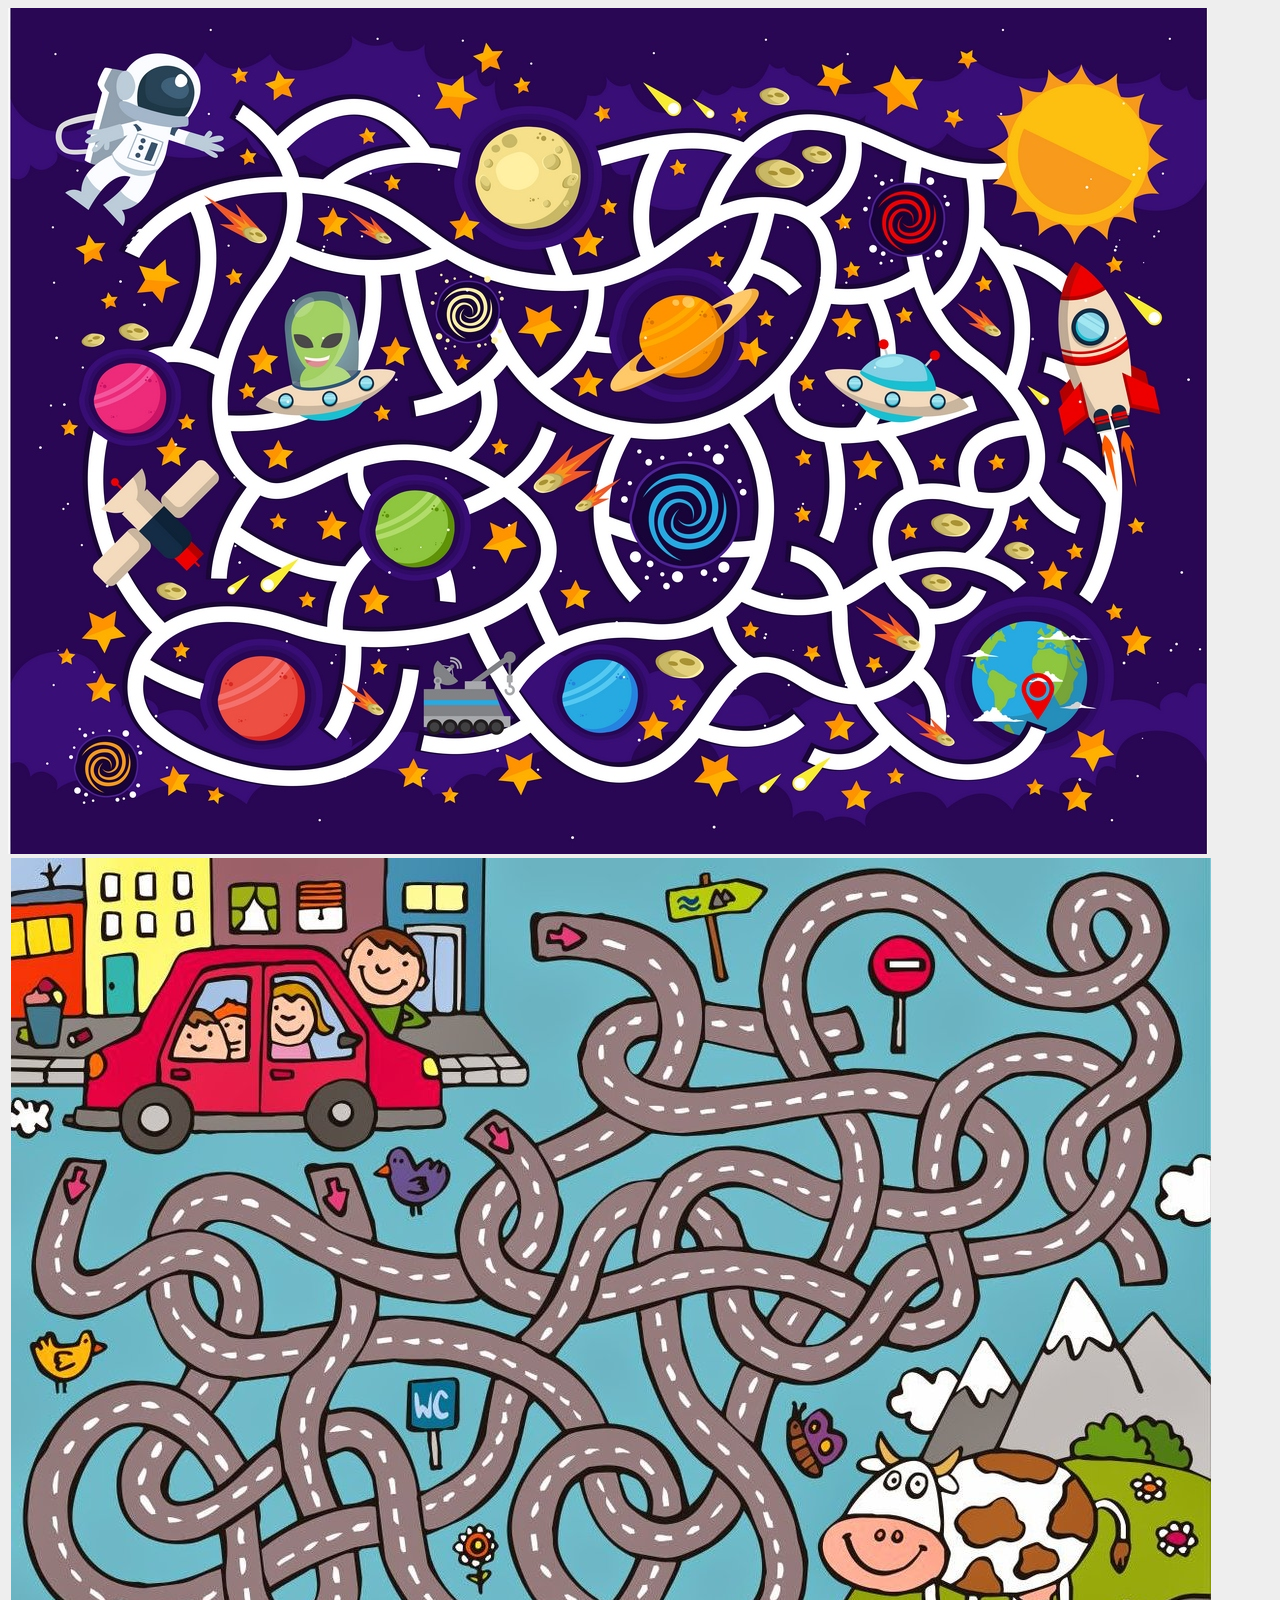
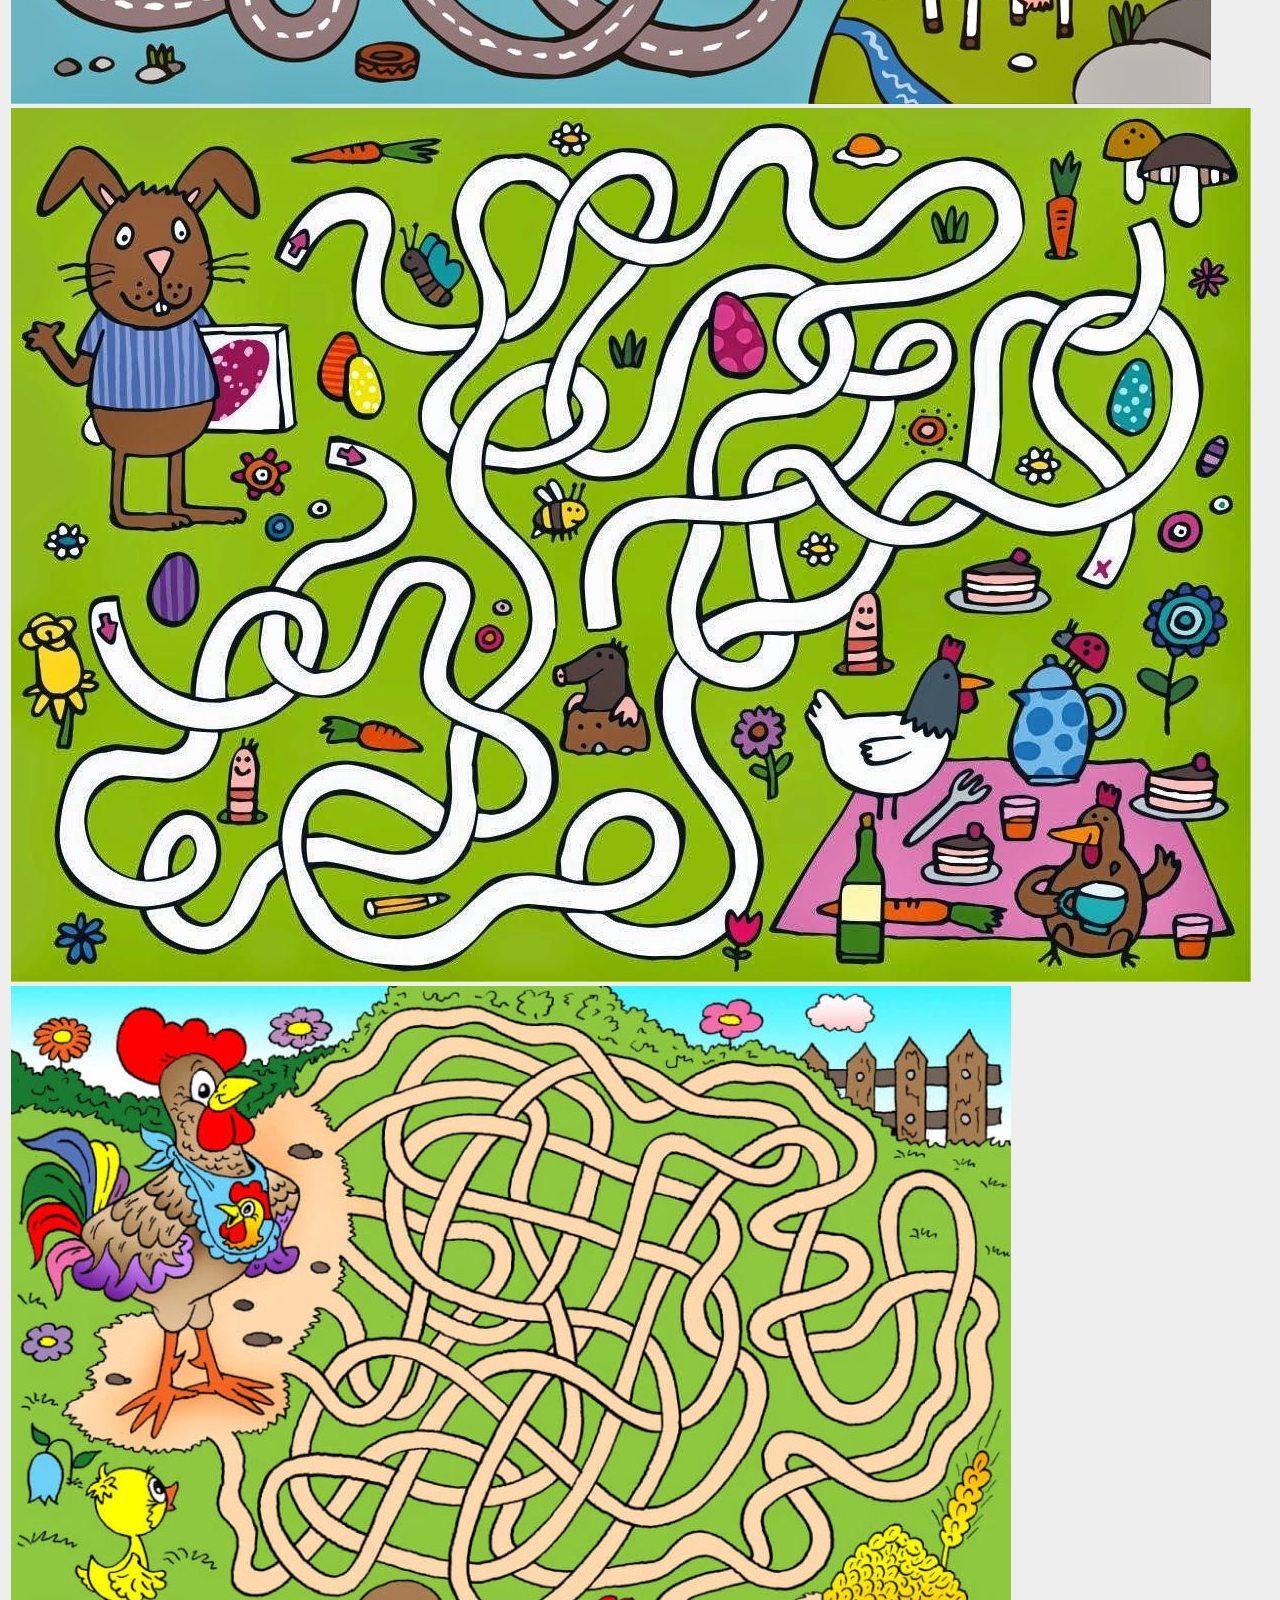
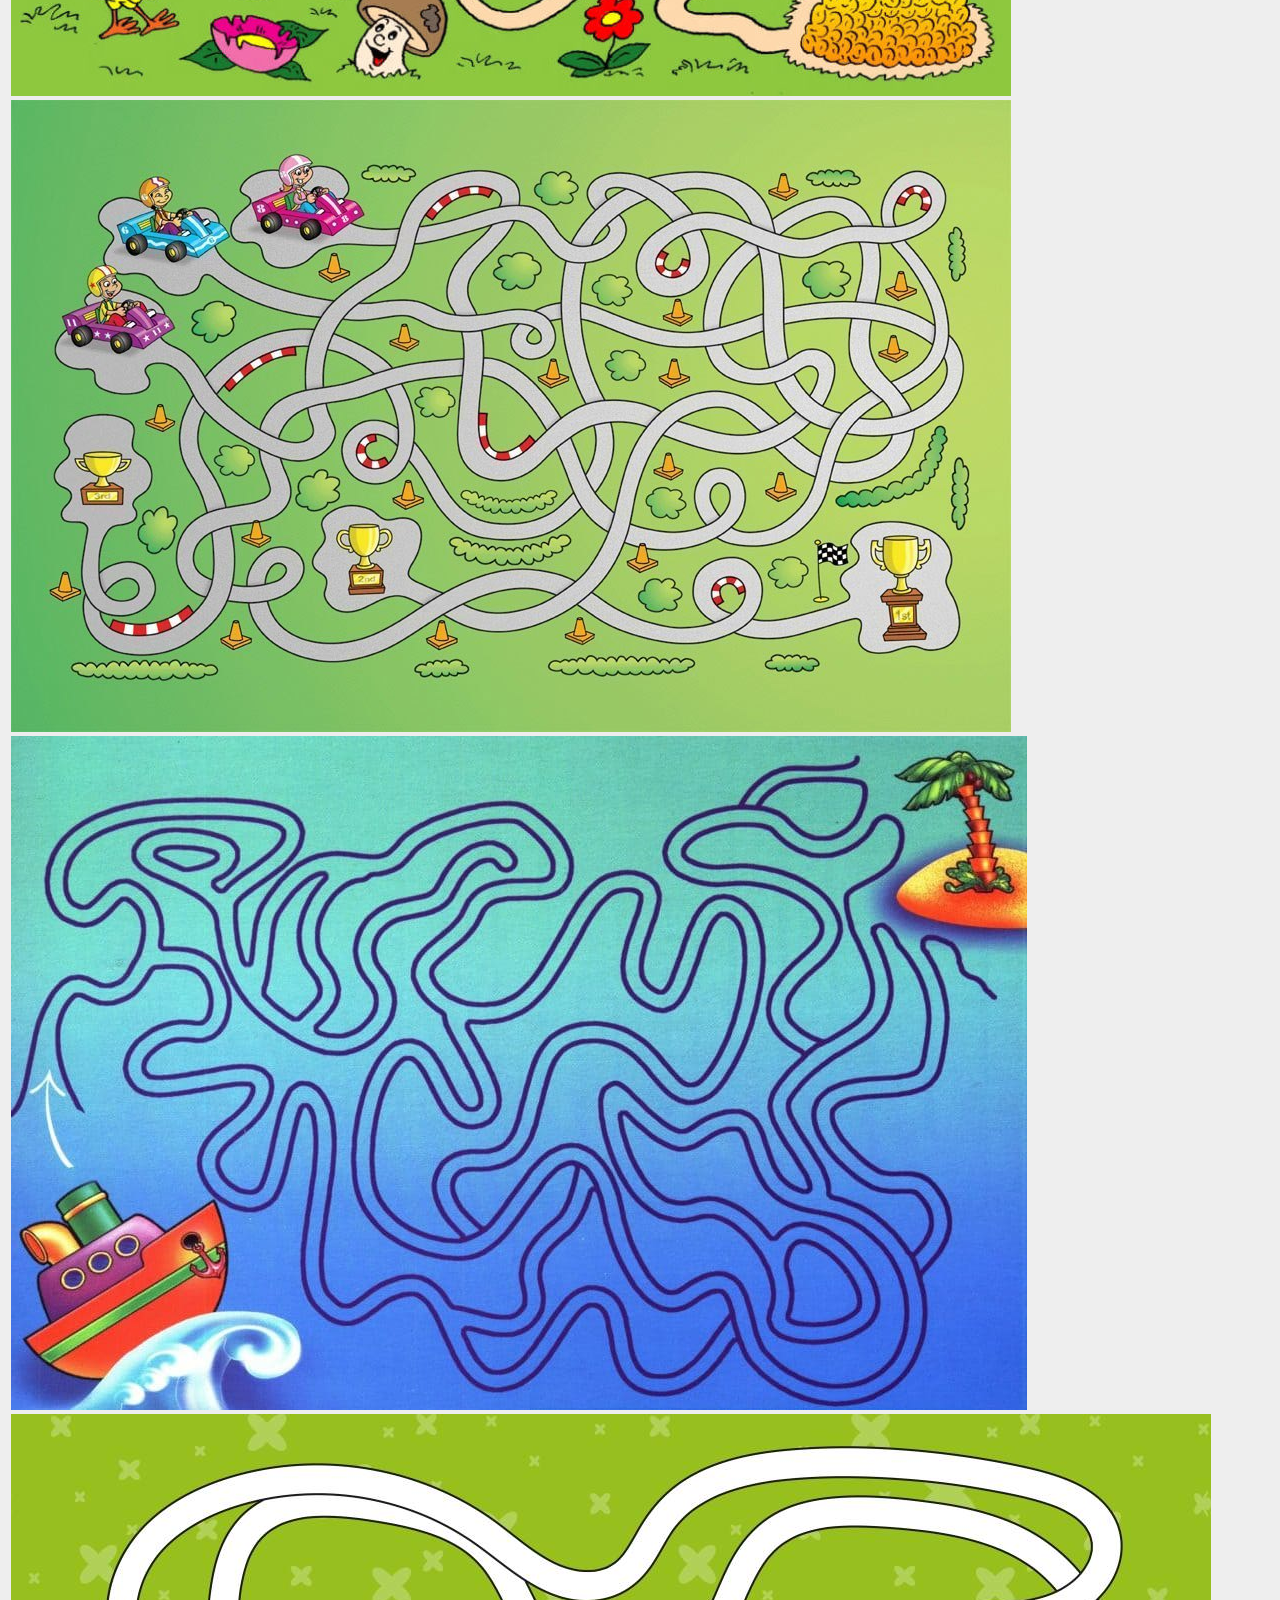
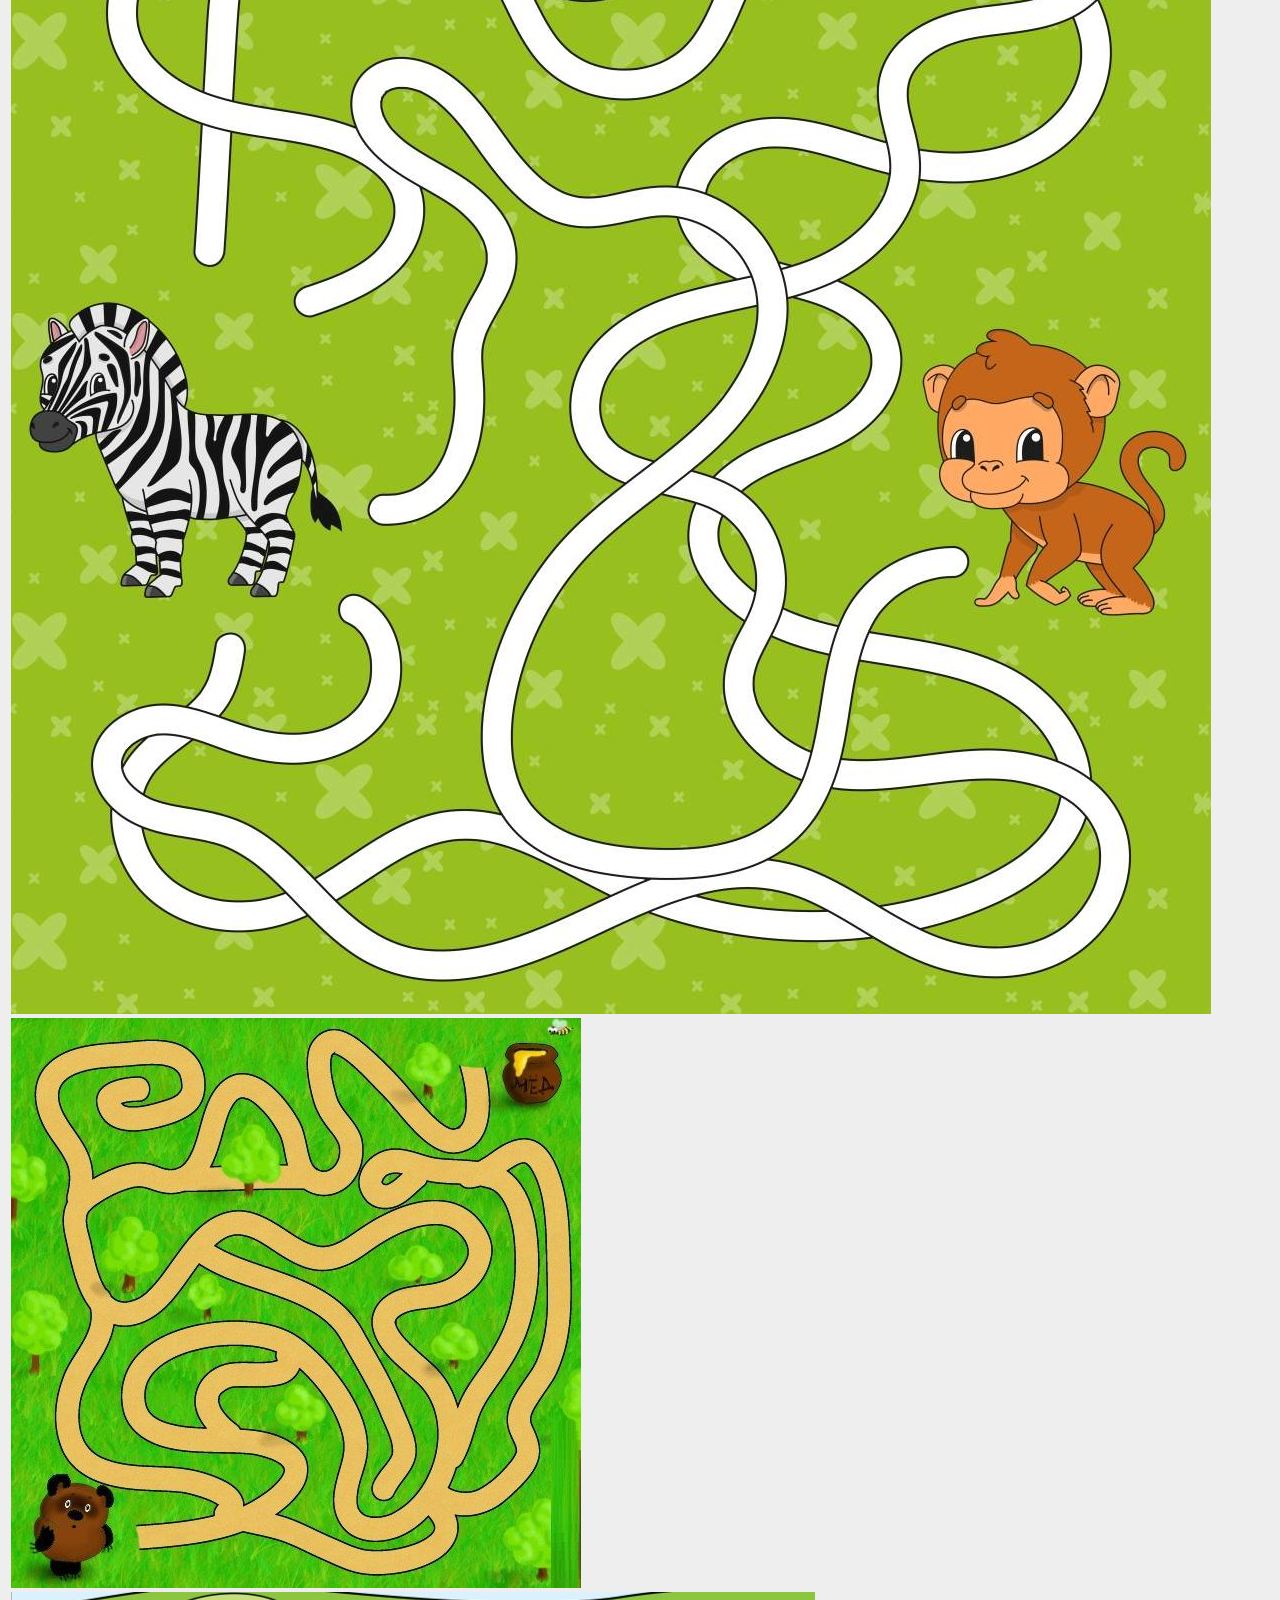
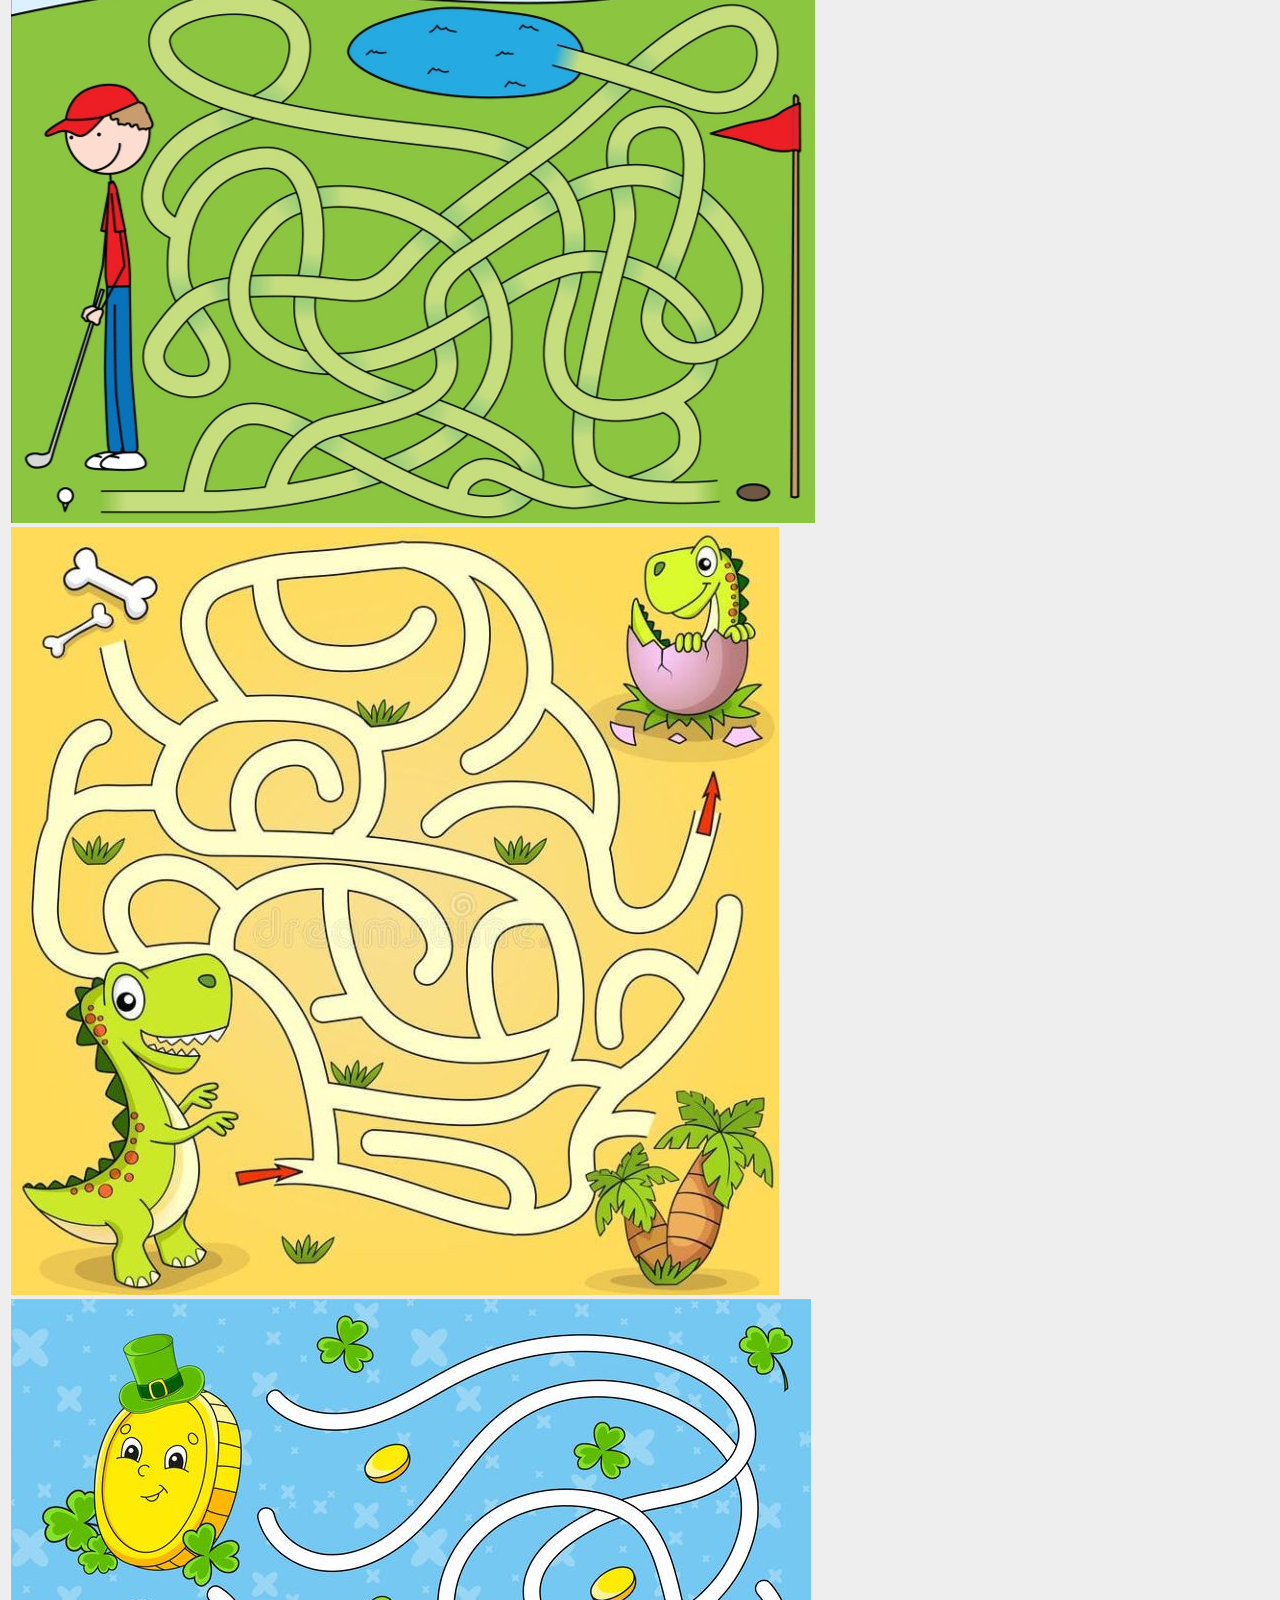
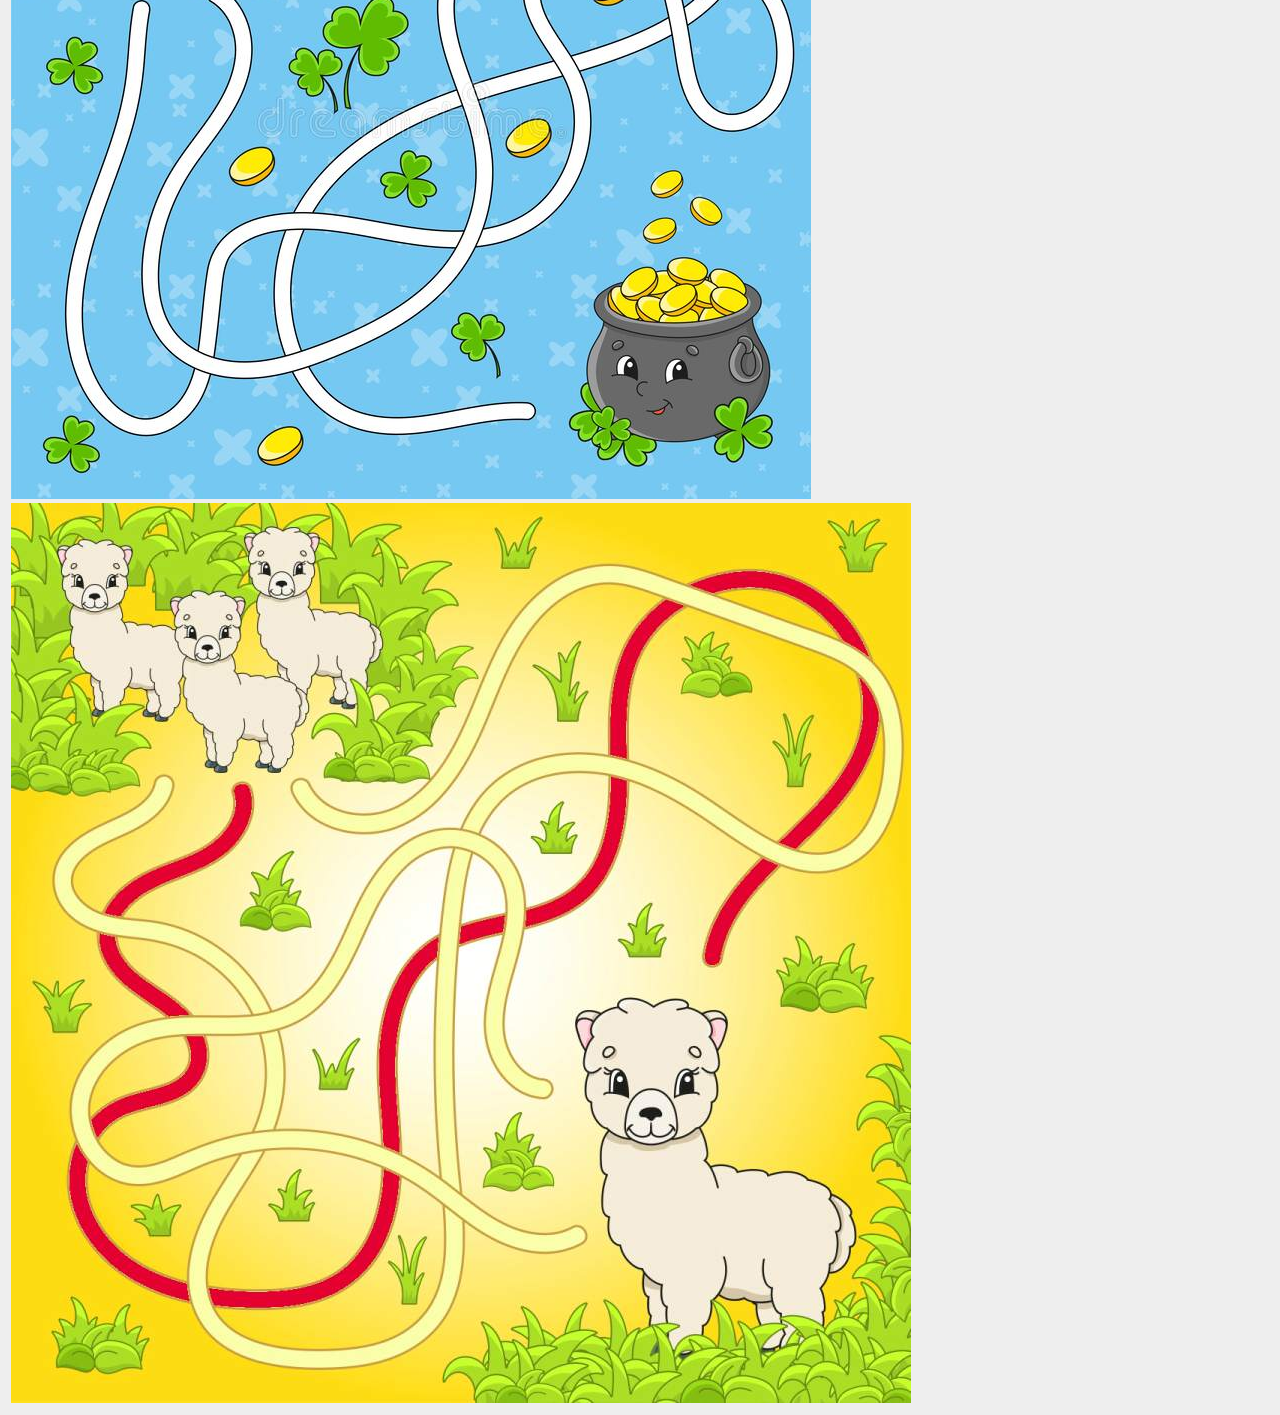
<file: plays/index.html>
<!DOCTYPE html>
<html>
<head> 
	<meta charset="utf-8">
  <meta name="viewport" content="widht-device-widht,initial-scase=11">
	<title>Галлерея</title>
    
<link rel="stylesheet" type="text/css" href="css/main.css">
     </head>
     <body>
   <main class="main">
     <div class="img-box">
     <a href= "img/1.jpg" class="image-wrapper" target="_blank">
      <img src="img/1.jpg" alt="отсутствует интернет" class="image">
 </a>
      <a href= "img/2.jpg" class="image-wrapper" target="_blank">
      <img src="img/2.jpg" alt="отсутствует интернет" class="image">
 </a> 
      <a href= "img/3.jpg" class="image-wrapper" target="_blank">
      <img src="img/3.jpg" alt="отсутствует интернет" class="image">
 </a> 
      <a href= "img/4.jpg" class="image-wrapper" target="_blank">
      <img src="img/4.jpg" alt="отсутствует интернет" class="image">
 </a>
      <a href= "img/5.jpg" class="image-wrapper" target="_blank">
      <img src="img/5.jpg" alt="отсутствует интернет" class="image">
 </a> 
      <a href= "img/6.jpg" class="image-wrapper" target="_blank">
      <img src="img/6.jpg" alt="отсутствует интернет" class="image">
 </a>
      <a href= "img/7.jpg" class="image-wrapper" target="_blank">
      <img src="img/7.jpg" alt="отсутствует интернет" class="image">
 </a>
      <a href= "img/8.jpg" class="image-wrapper" target="_blank">
      <img src="img/8.jpg" alt="отсутствует интернет" class="image">
 </a> 
      <a href= "img/9.jpg" class="image-wrapper" target="_blank">
      <img src="img/9.jpg" alt="отсутствует интернет" class="image">
 </a> 
      <a href= "img/10.jpg" class="image-wrapper" target="_blank">
      <img src="img/10.jpg" alt="отсутствует интернет" class="image">
 </a>
      <a href= "img/11.jpg" class="image-wrapper" target="_blank">
      <img src="img/11.jpg" alt="отсутствует интернет" class="image">
 </a> 
      <a href= "img/12.jpg" class="image-wrapper" target="_blank">
      <img src="img/12.jpg" alt="отсутствует интернет" class="image">
 </a>
</div>

</main>
</body>
</html>
</file>
<file: plays/css/main.css>
body{
    	background-color: #eee;
    }

  /*  .main{
    	background-color: #fff;
    	display: flex;
    	width: 100%;
    	max-width: 1000px;
    	margin: auto;
    	box-shadow: 0 0 10px 1px rgba(0,0,0,0.3);
        flex-wrap:wrap;
    }*/
    
        
    }
    @media all and (max-wight:1024px){
        .img-box{
            column-count: 3;
            max-width: 90%;

            } 
    }
    @media all and (max-wight:768px){
        .img-box{
            column-count: 2;
            max-width: 100%;

            }
    }
    @media all and (max-wight:480px){
        .img-box{
            column-count: 1;  

        }}



    @media all and (min-width: 1200px){
        .imade-wrapper-hover
        opacity: 1;
        filter: hue-rotate(454deg);
    }
    }
    .image{
        max-width: 30%;
        filter:hue-rotate(59deg);
        opacity: 0.8;
        transition: 0.4s;
    }

    .autor:hover{
        border-color: #111;
        

    }


    .image-wrapper{
        /*display: block;*/

    }

    .image:hover{
        opacity: 1;
        filter: sepia(0.5);
    }
    .image-wrapper{
        /*display: block;*/
        

    }
 



    .image-wrapper + .image-wrapper{
        margin: 0 3px;
    }
</file>
